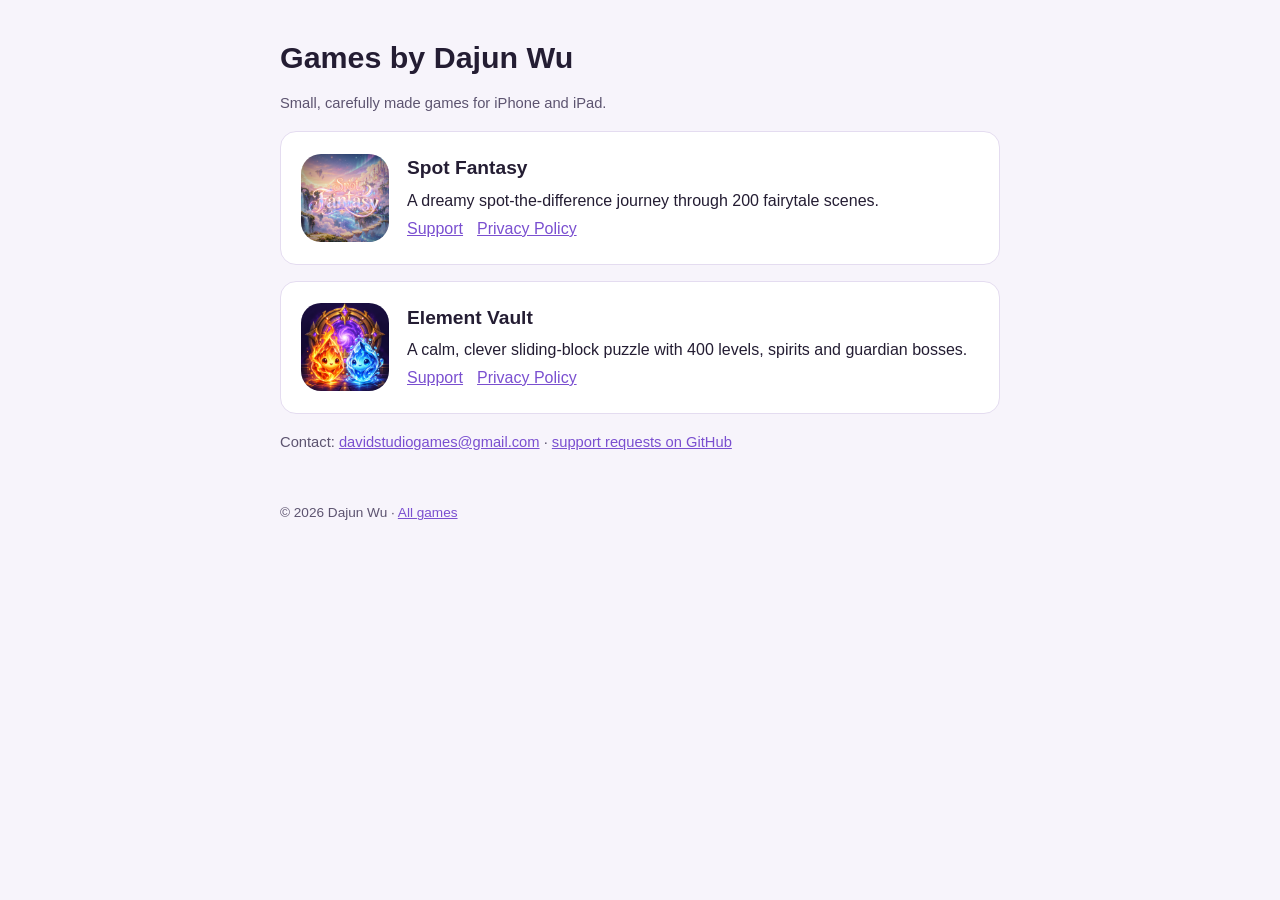
<file: index.html>
<!doctype html>
<html lang="en"><head><meta charset="utf-8"><meta name="viewport" content="width=device-width,initial-scale=1">
<title>Games by Dajun Wu</title><meta name="description" content="Games by Dajun Wu: Spot Fantasy and Element Vault."><link rel="stylesheet" href="/style.css"></head>
<body><main><h1>Games by Dajun Wu</h1><p class='meta'>Small, carefully made games for iPhone and iPad.</p><div class="card"><img src="/assets/spot-fantasy.png" alt="Spot Fantasy icon"><div><h2>Spot Fantasy</h2><p>A dreamy spot-the-difference journey through 200 fairytale scenes.</p>
<p class="links"><a href="/spot-fantasy/support.html">Support</a><a href="/spot-fantasy/privacy.html">Privacy Policy</a></p></div></div><div class="card"><img src="/assets/element-vault.png" alt="Element Vault icon"><div><h2>Element Vault</h2><p>A calm, clever sliding-block puzzle with 400 levels, spirits and guardian bosses.</p>
<p class="links"><a href="/element-vault/support.html">Support</a><a href="/element-vault/privacy.html">Privacy Policy</a></p></div></div><p class='meta'>Contact: <a href='mailto:davidstudiogames@gmail.com'>davidstudiogames@gmail.com</a> · <a href='https://github.com/michael1993nf-ai/michael1993nf-ai.github.io/issues'>support requests on GitHub</a></p><footer>© 2026 Dajun Wu · <a href="/">All games</a></footer></main></body></html>
</file>
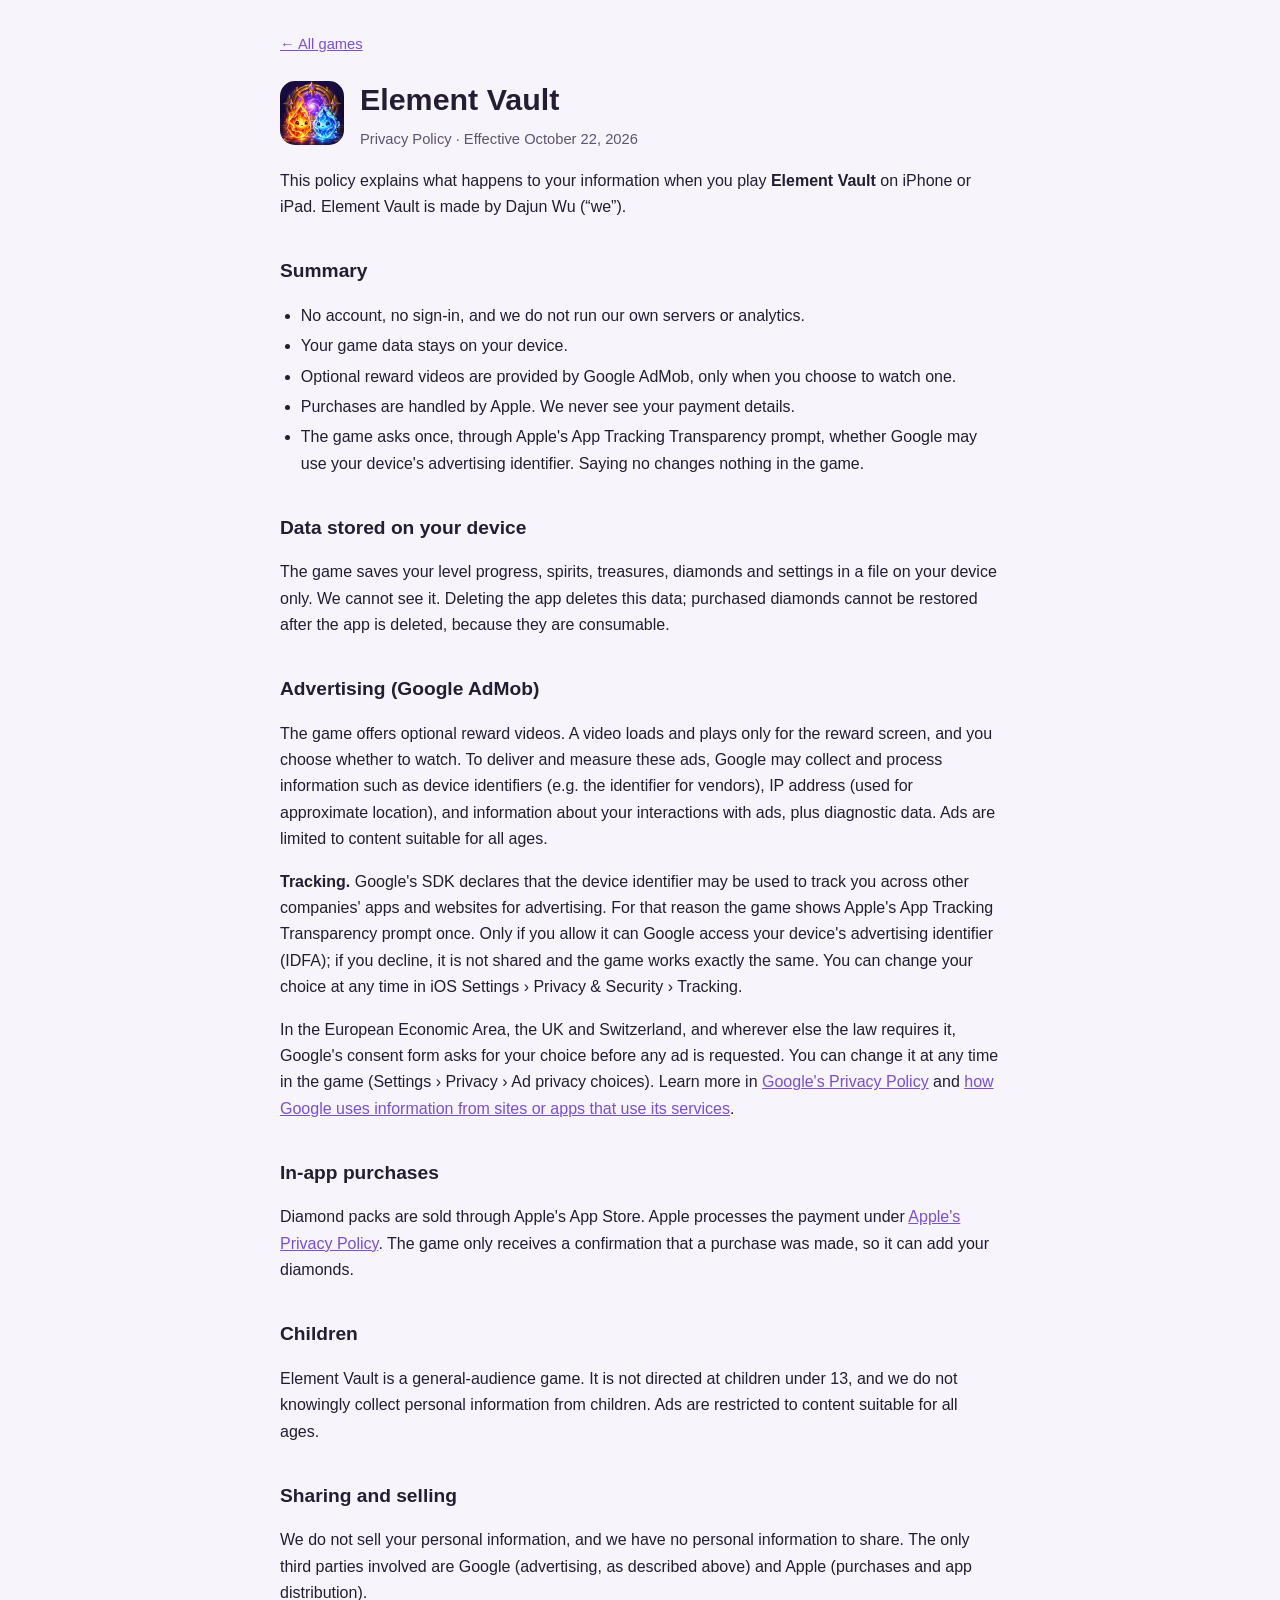
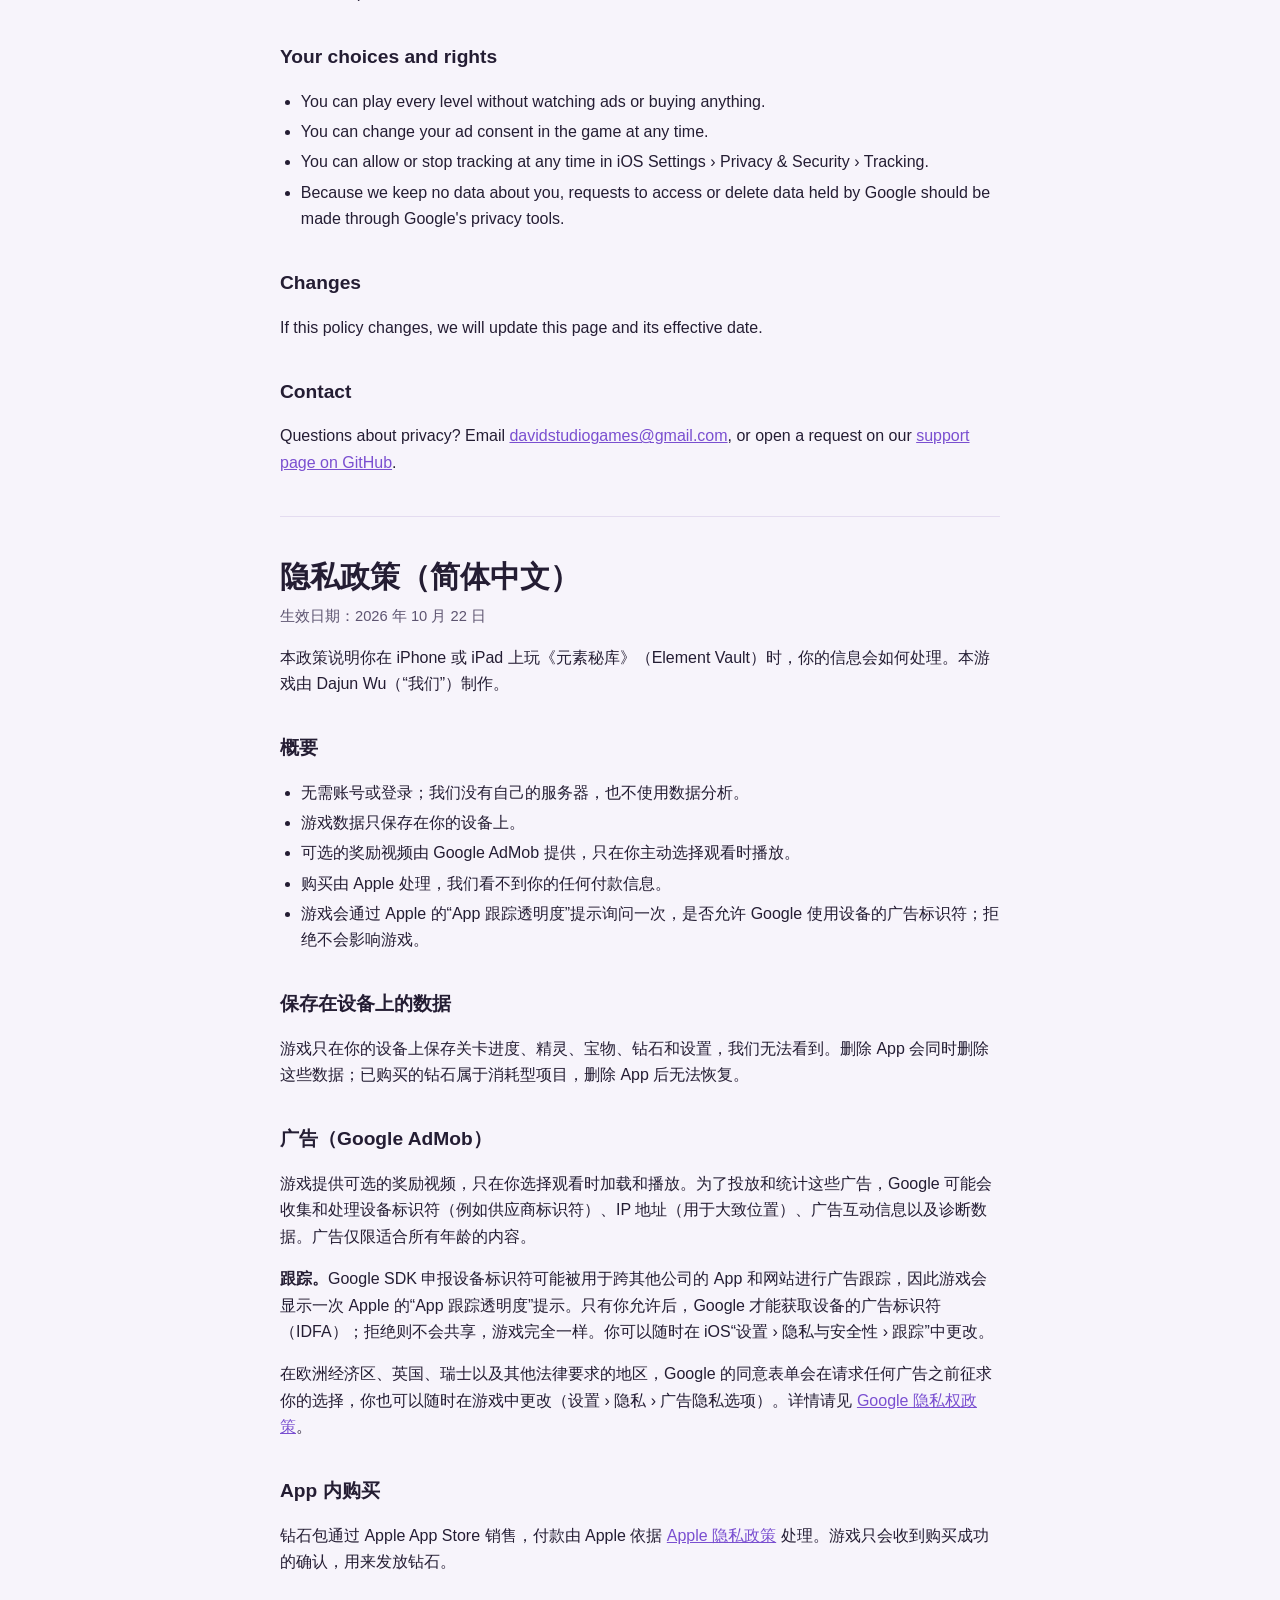
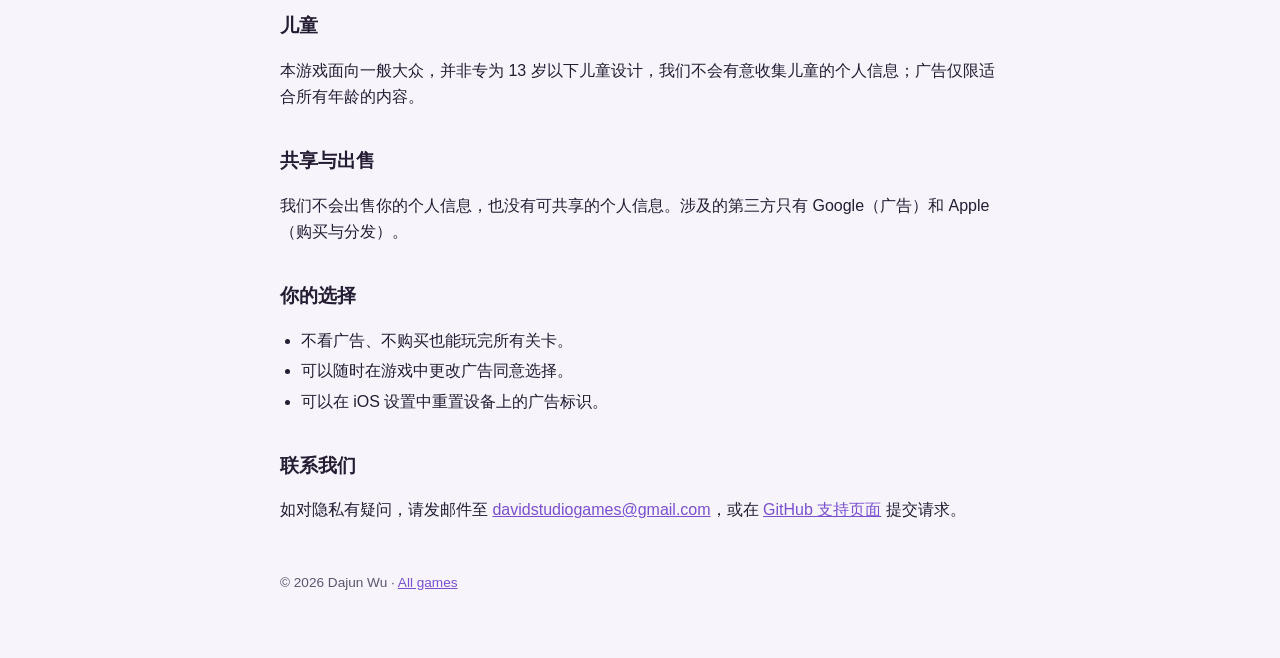
<file: element-vault/privacy.html>
<!doctype html>
<html lang="en"><head><meta charset="utf-8"><meta name="viewport" content="width=device-width,initial-scale=1">
<title>Element Vault Privacy Policy</title><meta name="description" content="Privacy policy for Element Vault by Dajun Wu."><link rel="stylesheet" href="/style.css"></head>
<body><main><nav><a href="/">← All games</a></nav><div class="head"><img src="/assets/element-vault.png" alt=""><div><h1>Element Vault</h1><div class="meta">Privacy Policy · Effective October 22, 2026</div></div></div>
<p>This policy explains what happens to your information when you play <b>Element Vault</b> on iPhone or iPad. Element Vault is made by Dajun Wu (“we”).</p>
<h2>Summary</h2><ul><li>No account, no sign-in, and we do not run our own servers or analytics.</li>
<li>Your game data stays on your device.</li><li>Optional reward videos are provided by Google AdMob, only when you choose to watch one.</li>
<li>Purchases are handled by Apple. We never see your payment details.</li><li>The game asks once, through Apple's App Tracking Transparency prompt, whether Google may use your device's advertising identifier. Saying no changes nothing in the game.</li></ul>
<h2>Data stored on your device</h2><p>The game saves your level progress, spirits, treasures, diamonds and settings in a file on your device only. We cannot see it. Deleting the app deletes this data; purchased diamonds cannot be restored after the app is deleted, because they are consumable.</p>
<h2>Advertising (Google AdMob)</h2><p>The game offers optional reward videos. A video loads and plays only for the reward screen, and you choose whether to watch. To deliver and measure these ads, Google may collect and process information such as device identifiers (e.g. the identifier for vendors), IP address (used for approximate location), and information about your interactions with ads, plus diagnostic data. Ads are limited to content suitable for all ages.</p>
<p><b>Tracking.</b> Google's SDK declares that the device identifier may be used to track you across other companies' apps and websites for advertising. For that reason the game shows Apple's App Tracking Transparency prompt once. Only if you allow it can Google access your device's advertising identifier (IDFA); if you decline, it is not shared and the game works exactly the same. You can change your choice at any time in iOS Settings › Privacy &amp; Security › Tracking.</p>
<p>In the European Economic Area, the UK and Switzerland, and wherever else the law requires it, Google's consent form asks for your choice before any ad is requested. You can change it at any time in the game (Settings › Privacy › Ad privacy choices). Learn more in <a href="https://policies.google.com/privacy">Google's Privacy Policy</a> and <a href="https://policies.google.com/technologies/partner-sites">how Google uses information from sites or apps that use its services</a>.</p>
<h2>In-app purchases</h2><p>Diamond packs are sold through Apple's App Store. Apple processes the payment under <a href="https://www.apple.com/legal/privacy/">Apple's Privacy Policy</a>. The game only receives a confirmation that a purchase was made, so it can add your diamonds.</p>
<h2>Children</h2><p>Element Vault is a general-audience game. It is not directed at children under 13, and we do not knowingly collect personal information from children. Ads are restricted to content suitable for all ages.</p>
<h2>Sharing and selling</h2><p>We do not sell your personal information, and we have no personal information to share. The only third parties involved are Google (advertising, as described above) and Apple (purchases and app distribution).</p>
<h2>Your choices and rights</h2><ul><li>You can play every level without watching ads or buying anything.</li><li>You can change your ad consent in the game at any time.</li>
<li>You can allow or stop tracking at any time in iOS Settings › Privacy &amp; Security › Tracking.</li><li>Because we keep no data about you, requests to access or delete data held by Google should be made through Google's privacy tools.</li></ul>
<h2>Changes</h2><p>If this policy changes, we will update this page and its effective date.</p>
<h2>Contact</h2><p>Questions about privacy? Email <a href="mailto:davidstudiogames@gmail.com">davidstudiogames@gmail.com</a>, or open a request on our <a href="https://github.com/michael1993nf-ai/michael1993nf-ai.github.io/issues">support page on GitHub</a>.</p><hr><h1 lang="zh-Hans">隐私政策（简体中文）</h1><div class="meta">生效日期：2026 年 10 月 22 日</div><div lang="zh-Hans">
<p>本政策说明你在 iPhone 或 iPad 上玩《元素秘库》（Element Vault）时，你的信息会如何处理。本游戏由 Dajun Wu（“我们”）制作。</p>
<h2>概要</h2><ul><li>无需账号或登录；我们没有自己的服务器，也不使用数据分析。</li><li>游戏数据只保存在你的设备上。</li><li>可选的奖励视频由 Google AdMob 提供，只在你主动选择观看时播放。</li><li>购买由 Apple 处理，我们看不到你的任何付款信息。</li><li>游戏会通过 Apple 的“App 跟踪透明度”提示询问一次，是否允许 Google 使用设备的广告标识符；拒绝不会影响游戏。</li></ul>
<h2>保存在设备上的数据</h2><p>游戏只在你的设备上保存关卡进度、精灵、宝物、钻石和设置，我们无法看到。删除 App 会同时删除这些数据；已购买的钻石属于消耗型项目，删除 App 后无法恢复。</p>
<h2>广告（Google AdMob）</h2><p>游戏提供可选的奖励视频，只在你选择观看时加载和播放。为了投放和统计这些广告，Google 可能会收集和处理设备标识符（例如供应商标识符）、IP 地址（用于大致位置）、广告互动信息以及诊断数据。广告仅限适合所有年龄的内容。</p>
<p><b>跟踪。</b>Google SDK 申报设备标识符可能被用于跨其他公司的 App 和网站进行广告跟踪，因此游戏会显示一次 Apple 的“App 跟踪透明度”提示。只有你允许后，Google 才能获取设备的广告标识符（IDFA）；拒绝则不会共享，游戏完全一样。你可以随时在 iOS“设置 › 隐私与安全性 › 跟踪”中更改。</p>
<p>在欧洲经济区、英国、瑞士以及其他法律要求的地区，Google 的同意表单会在请求任何广告之前征求你的选择，你也可以随时在游戏中更改（设置 › 隐私 › 广告隐私选项）。详情请见 <a href="https://policies.google.com/privacy?hl=zh-CN">Google 隐私权政策</a>。</p>
<h2>App 内购买</h2><p>钻石包通过 Apple App Store 销售，付款由 Apple 依据 <a href="https://www.apple.com.cn/legal/privacy/">Apple 隐私政策</a> 处理。游戏只会收到购买成功的确认，用来发放钻石。</p>
<h2>儿童</h2><p>本游戏面向一般大众，并非专为 13 岁以下儿童设计，我们不会有意收集儿童的个人信息；广告仅限适合所有年龄的内容。</p>
<h2>共享与出售</h2><p>我们不会出售你的个人信息，也没有可共享的个人信息。涉及的第三方只有 Google（广告）和 Apple（购买与分发）。</p>
<h2>你的选择</h2><ul><li>不看广告、不购买也能玩完所有关卡。</li><li>可以随时在游戏中更改广告同意选择。</li><li>可以在 iOS 设置中重置设备上的广告标识。</li></ul>
<h2>联系我们</h2><p>如对隐私有疑问，请发邮件至 <a href="mailto:davidstudiogames@gmail.com">davidstudiogames@gmail.com</a>，或在 <a href="https://github.com/michael1993nf-ai/michael1993nf-ai.github.io/issues">GitHub 支持页面</a> 提交请求。</p></div><footer>© 2026 Dajun Wu · <a href="/">All games</a></footer></main></body></html>
</file>
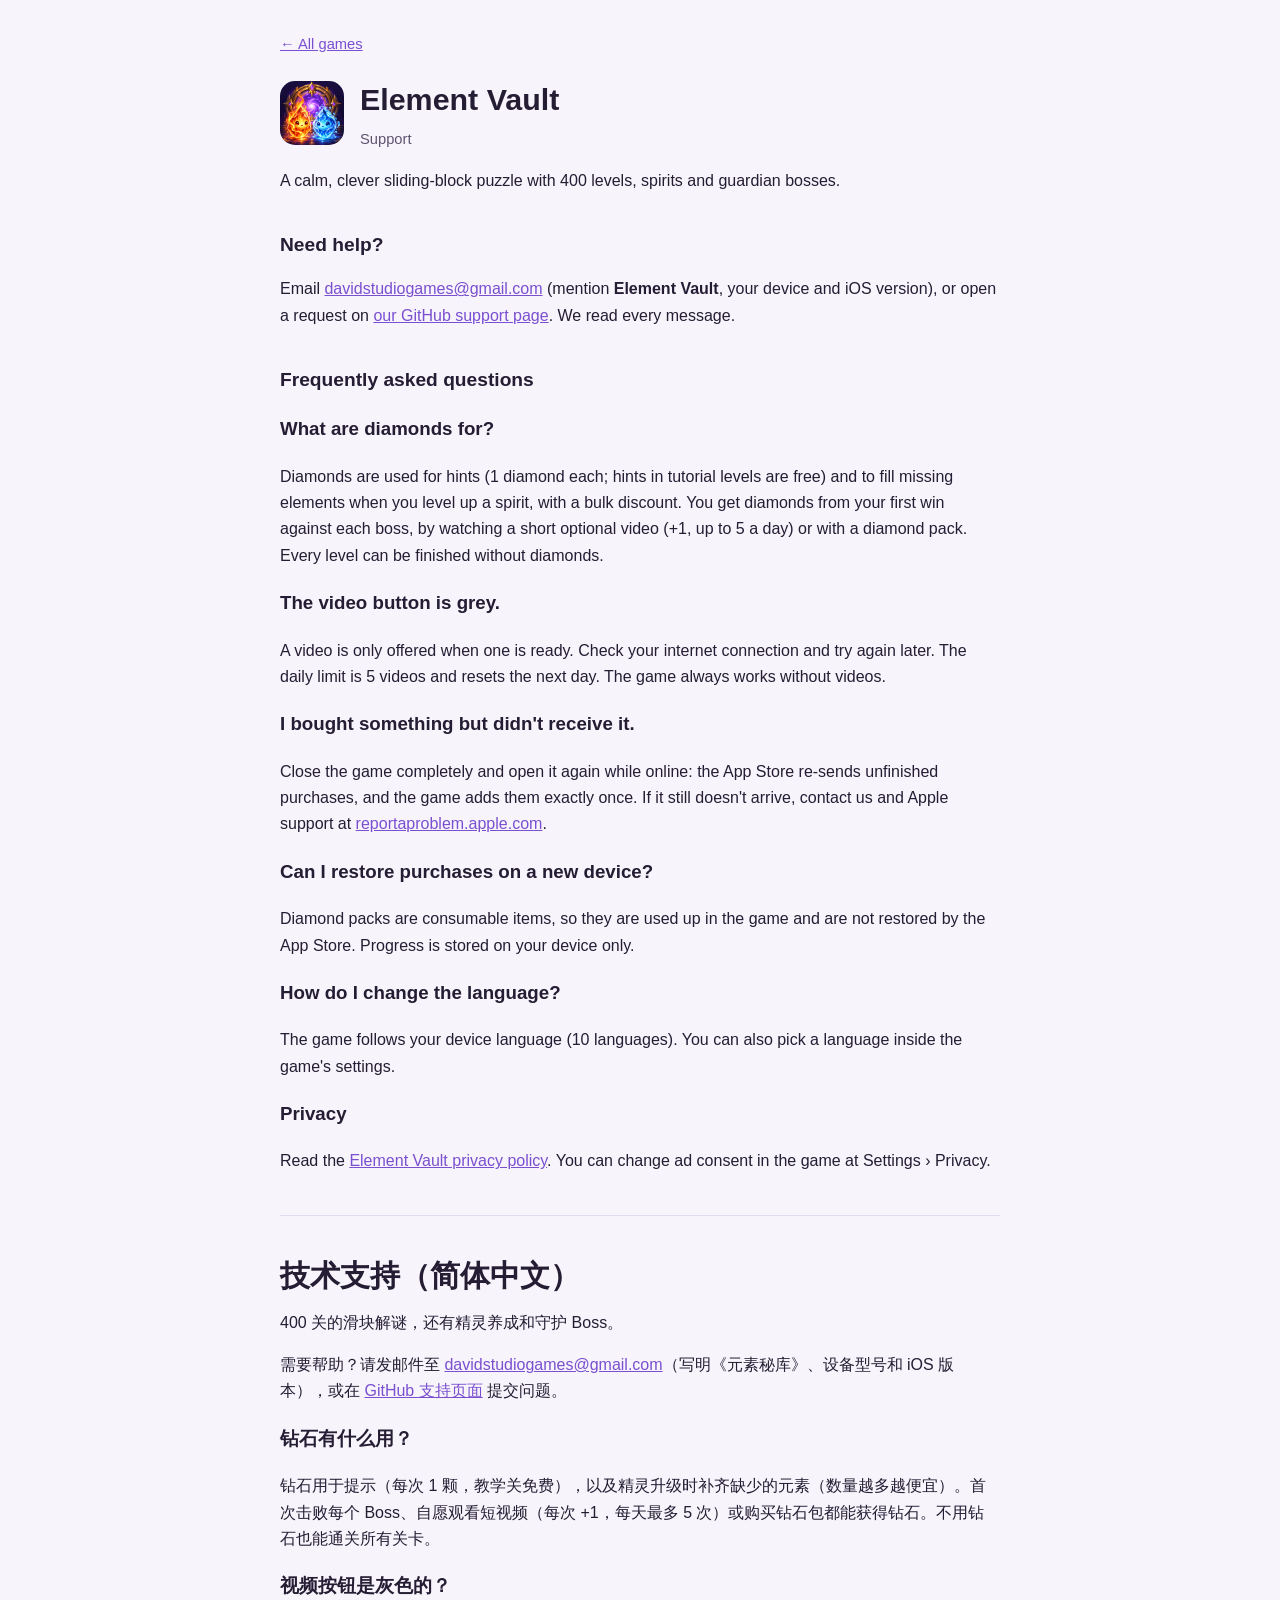
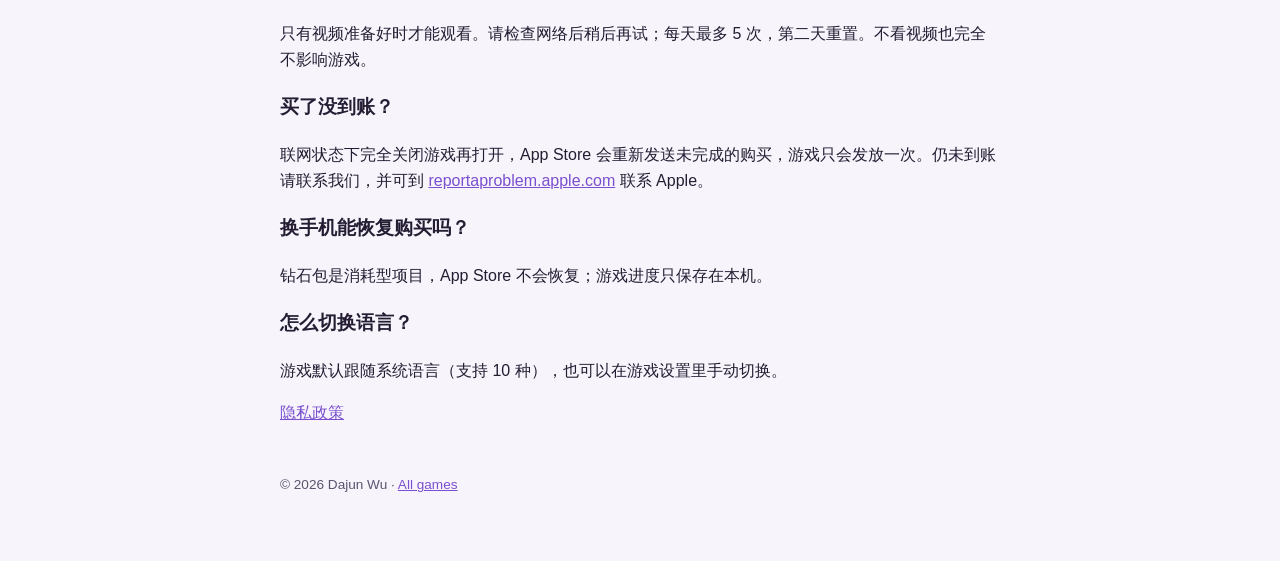
<file: element-vault/support.html>
<!doctype html>
<html lang="en"><head><meta charset="utf-8"><meta name="viewport" content="width=device-width,initial-scale=1">
<title>Element Vault Support</title><meta name="description" content="Support and FAQ for Element Vault by Dajun Wu."><link rel="stylesheet" href="/style.css"></head>
<body><main><nav><a href="/">← All games</a></nav><div class="head"><img src="/assets/element-vault.png" alt=""><div><h1>Element Vault</h1><div class="meta">Support</div></div></div>
<p>A calm, clever sliding-block puzzle with 400 levels, spirits and guardian bosses.</p>
<h2>Need help?</h2><p>Email <a href="mailto:davidstudiogames@gmail.com?subject=Element Vault">davidstudiogames@gmail.com</a> (mention <b>Element Vault</b>, your device and iOS version), or open a request on <a href="https://github.com/michael1993nf-ai/michael1993nf-ai.github.io/issues">our GitHub support page</a>. We read every message.</p>
<h2>Frequently asked questions</h2>
<h3>What are diamonds for?</h3><p>Diamonds are used for hints (1 diamond each; hints in tutorial levels are free) and to fill missing elements when you level up a spirit, with a bulk discount. You get diamonds from your first win against each boss, by watching a short optional video (+1, up to 5 a day) or with a diamond pack. Every level can be finished without diamonds.</p>
<h3>The video button is grey.</h3><p>A video is only offered when one is ready. Check your internet connection and try again later. The daily limit is 5 videos and resets the next day. The game always works without videos.</p>
<h3>I bought something but didn't receive it.</h3><p>Close the game completely and open it again while online: the App Store re-sends unfinished purchases, and the game adds them exactly once. If it still doesn't arrive, contact us and Apple support at <a href="https://reportaproblem.apple.com">reportaproblem.apple.com</a>.</p>
<h3>Can I restore purchases on a new device?</h3><p>Diamond packs are consumable items, so they are used up in the game and are not restored by the App Store. Progress is stored on your device only.</p>
<h3>How do I change the language?</h3><p>The game follows your device language (10 languages). You can also pick a language inside the game's settings.</p>
<h3>Privacy</h3><p>Read the <a href="privacy.html">Element Vault privacy policy</a>. You can change ad consent in the game at Settings › Privacy.</p><hr><h1 lang="zh-Hans">技术支持（简体中文）</h1><div lang="zh-Hans"><p>400 关的滑块解谜，还有精灵养成和守护 Boss。</p>
<p>需要帮助？请发邮件至 <a href="mailto:davidstudiogames@gmail.com">davidstudiogames@gmail.com</a>（写明《元素秘库》、设备型号和 iOS 版本），或在 <a href="https://github.com/michael1993nf-ai/michael1993nf-ai.github.io/issues">GitHub 支持页面</a> 提交问题。</p>
<h3>钻石有什么用？</h3><p>钻石用于提示（每次 1 颗，教学关免费），以及精灵升级时补齐缺少的元素（数量越多越便宜）。首次击败每个 Boss、自愿观看短视频（每次 +1，每天最多 5 次）或购买钻石包都能获得钻石。不用钻石也能通关所有关卡。</p>
<h3>视频按钮是灰色的？</h3><p>只有视频准备好时才能观看。请检查网络后稍后再试；每天最多 5 次，第二天重置。不看视频也完全不影响游戏。</p>
<h3>买了没到账？</h3><p>联网状态下完全关闭游戏再打开，App Store 会重新发送未完成的购买，游戏只会发放一次。仍未到账请联系我们，并可到 <a href="https://reportaproblem.apple.com">reportaproblem.apple.com</a> 联系 Apple。</p>
<h3>换手机能恢复购买吗？</h3><p>钻石包是消耗型项目，App Store 不会恢复；游戏进度只保存在本机。</p>
<h3>怎么切换语言？</h3><p>游戏默认跟随系统语言（支持 10 种），也可以在游戏设置里手动切换。</p>
<p><a href="privacy.html">隐私政策</a></p></div><footer>© 2026 Dajun Wu · <a href="/">All games</a></footer></main></body></html>
</file>
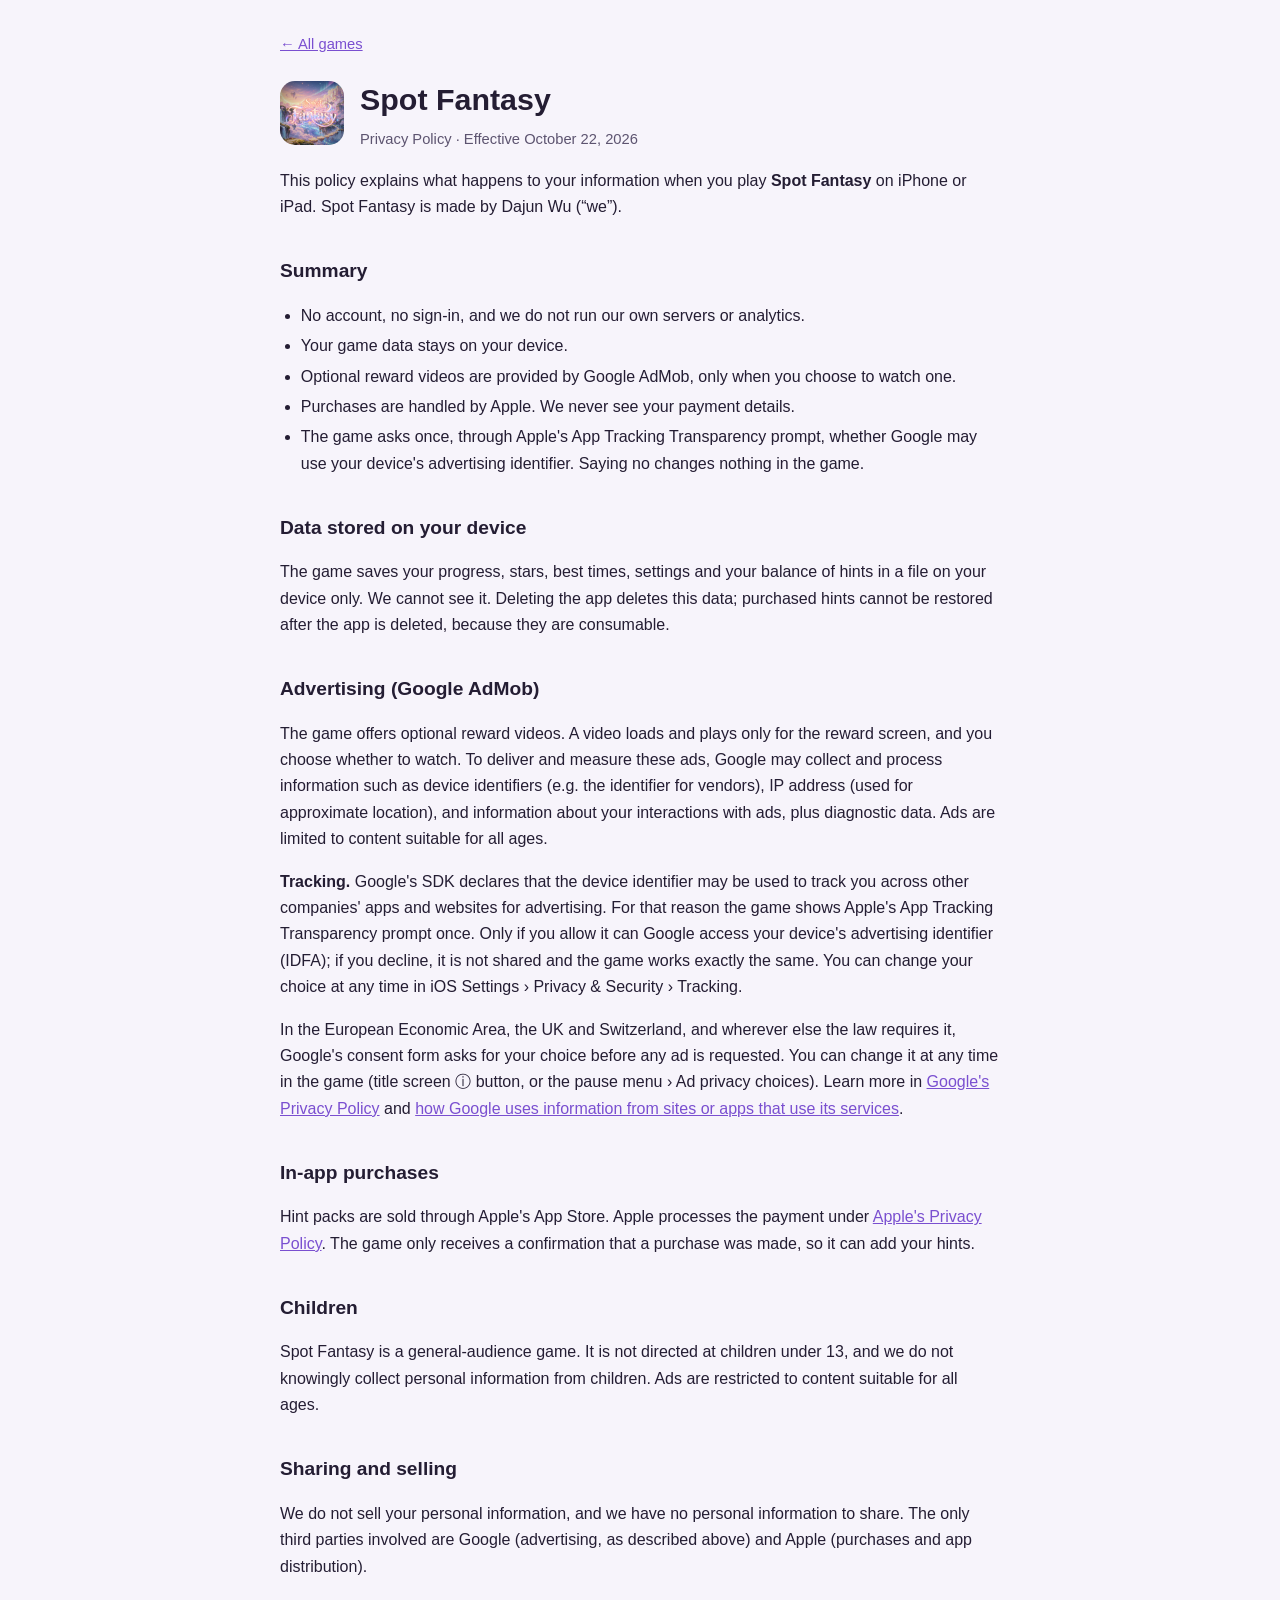
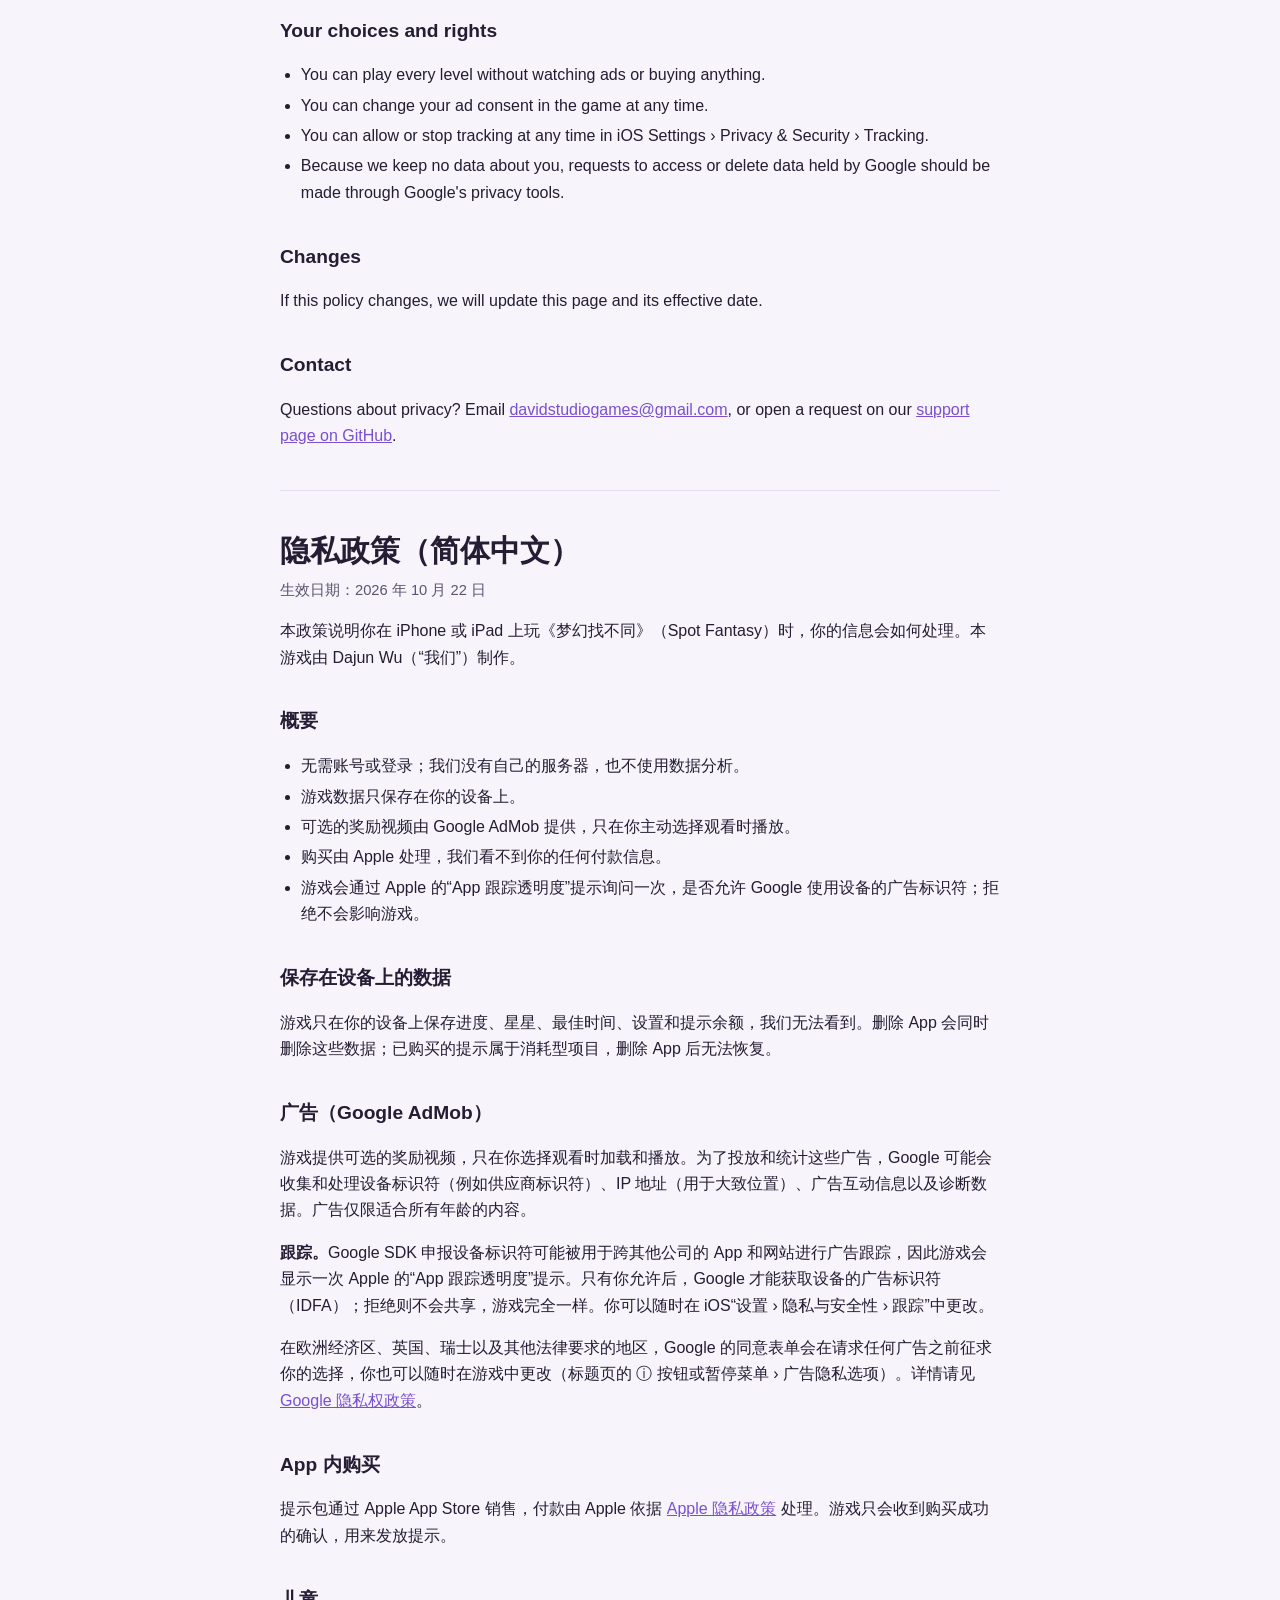
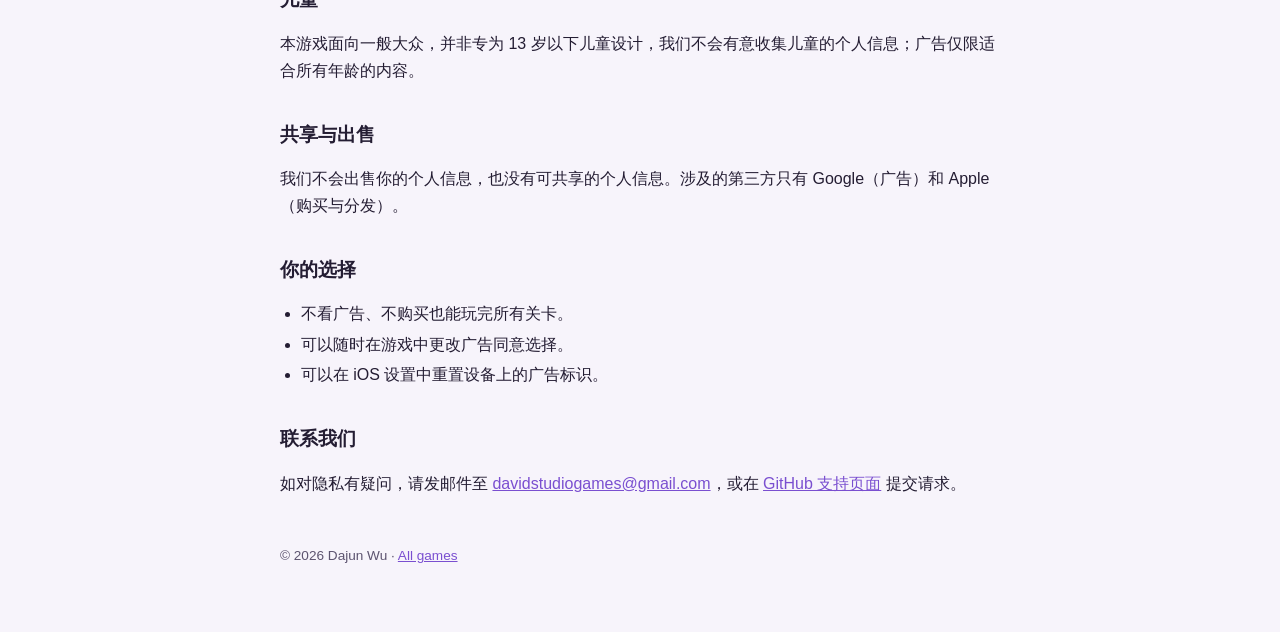
<file: spot-fantasy/privacy.html>
<!doctype html>
<html lang="en"><head><meta charset="utf-8"><meta name="viewport" content="width=device-width,initial-scale=1">
<title>Spot Fantasy Privacy Policy</title><meta name="description" content="Privacy policy for Spot Fantasy by Dajun Wu."><link rel="stylesheet" href="/style.css"></head>
<body><main><nav><a href="/">← All games</a></nav><div class="head"><img src="/assets/spot-fantasy.png" alt=""><div><h1>Spot Fantasy</h1><div class="meta">Privacy Policy · Effective October 22, 2026</div></div></div>
<p>This policy explains what happens to your information when you play <b>Spot Fantasy</b> on iPhone or iPad. Spot Fantasy is made by Dajun Wu (“we”).</p>
<h2>Summary</h2><ul><li>No account, no sign-in, and we do not run our own servers or analytics.</li>
<li>Your game data stays on your device.</li><li>Optional reward videos are provided by Google AdMob, only when you choose to watch one.</li>
<li>Purchases are handled by Apple. We never see your payment details.</li><li>The game asks once, through Apple's App Tracking Transparency prompt, whether Google may use your device's advertising identifier. Saying no changes nothing in the game.</li></ul>
<h2>Data stored on your device</h2><p>The game saves your progress, stars, best times, settings and your balance of hints in a file on your device only. We cannot see it. Deleting the app deletes this data; purchased hints cannot be restored after the app is deleted, because they are consumable.</p>
<h2>Advertising (Google AdMob)</h2><p>The game offers optional reward videos. A video loads and plays only for the reward screen, and you choose whether to watch. To deliver and measure these ads, Google may collect and process information such as device identifiers (e.g. the identifier for vendors), IP address (used for approximate location), and information about your interactions with ads, plus diagnostic data. Ads are limited to content suitable for all ages.</p>
<p><b>Tracking.</b> Google's SDK declares that the device identifier may be used to track you across other companies' apps and websites for advertising. For that reason the game shows Apple's App Tracking Transparency prompt once. Only if you allow it can Google access your device's advertising identifier (IDFA); if you decline, it is not shared and the game works exactly the same. You can change your choice at any time in iOS Settings › Privacy &amp; Security › Tracking.</p>
<p>In the European Economic Area, the UK and Switzerland, and wherever else the law requires it, Google's consent form asks for your choice before any ad is requested. You can change it at any time in the game (title screen ⓘ button, or the pause menu › Ad privacy choices). Learn more in <a href="https://policies.google.com/privacy">Google's Privacy Policy</a> and <a href="https://policies.google.com/technologies/partner-sites">how Google uses information from sites or apps that use its services</a>.</p>
<h2>In-app purchases</h2><p>Hint packs are sold through Apple's App Store. Apple processes the payment under <a href="https://www.apple.com/legal/privacy/">Apple's Privacy Policy</a>. The game only receives a confirmation that a purchase was made, so it can add your hints.</p>
<h2>Children</h2><p>Spot Fantasy is a general-audience game. It is not directed at children under 13, and we do not knowingly collect personal information from children. Ads are restricted to content suitable for all ages.</p>
<h2>Sharing and selling</h2><p>We do not sell your personal information, and we have no personal information to share. The only third parties involved are Google (advertising, as described above) and Apple (purchases and app distribution).</p>
<h2>Your choices and rights</h2><ul><li>You can play every level without watching ads or buying anything.</li><li>You can change your ad consent in the game at any time.</li>
<li>You can allow or stop tracking at any time in iOS Settings › Privacy &amp; Security › Tracking.</li><li>Because we keep no data about you, requests to access or delete data held by Google should be made through Google's privacy tools.</li></ul>
<h2>Changes</h2><p>If this policy changes, we will update this page and its effective date.</p>
<h2>Contact</h2><p>Questions about privacy? Email <a href="mailto:davidstudiogames@gmail.com">davidstudiogames@gmail.com</a>, or open a request on our <a href="https://github.com/michael1993nf-ai/michael1993nf-ai.github.io/issues">support page on GitHub</a>.</p><hr><h1 lang="zh-Hans">隐私政策（简体中文）</h1><div class="meta">生效日期：2026 年 10 月 22 日</div><div lang="zh-Hans">
<p>本政策说明你在 iPhone 或 iPad 上玩《梦幻找不同》（Spot Fantasy）时，你的信息会如何处理。本游戏由 Dajun Wu（“我们”）制作。</p>
<h2>概要</h2><ul><li>无需账号或登录；我们没有自己的服务器，也不使用数据分析。</li><li>游戏数据只保存在你的设备上。</li><li>可选的奖励视频由 Google AdMob 提供，只在你主动选择观看时播放。</li><li>购买由 Apple 处理，我们看不到你的任何付款信息。</li><li>游戏会通过 Apple 的“App 跟踪透明度”提示询问一次，是否允许 Google 使用设备的广告标识符；拒绝不会影响游戏。</li></ul>
<h2>保存在设备上的数据</h2><p>游戏只在你的设备上保存进度、星星、最佳时间、设置和提示余额，我们无法看到。删除 App 会同时删除这些数据；已购买的提示属于消耗型项目，删除 App 后无法恢复。</p>
<h2>广告（Google AdMob）</h2><p>游戏提供可选的奖励视频，只在你选择观看时加载和播放。为了投放和统计这些广告，Google 可能会收集和处理设备标识符（例如供应商标识符）、IP 地址（用于大致位置）、广告互动信息以及诊断数据。广告仅限适合所有年龄的内容。</p>
<p><b>跟踪。</b>Google SDK 申报设备标识符可能被用于跨其他公司的 App 和网站进行广告跟踪，因此游戏会显示一次 Apple 的“App 跟踪透明度”提示。只有你允许后，Google 才能获取设备的广告标识符（IDFA）；拒绝则不会共享，游戏完全一样。你可以随时在 iOS“设置 › 隐私与安全性 › 跟踪”中更改。</p>
<p>在欧洲经济区、英国、瑞士以及其他法律要求的地区，Google 的同意表单会在请求任何广告之前征求你的选择，你也可以随时在游戏中更改（标题页的 ⓘ 按钮或暂停菜单 › 广告隐私选项）。详情请见 <a href="https://policies.google.com/privacy?hl=zh-CN">Google 隐私权政策</a>。</p>
<h2>App 内购买</h2><p>提示包通过 Apple App Store 销售，付款由 Apple 依据 <a href="https://www.apple.com.cn/legal/privacy/">Apple 隐私政策</a> 处理。游戏只会收到购买成功的确认，用来发放提示。</p>
<h2>儿童</h2><p>本游戏面向一般大众，并非专为 13 岁以下儿童设计，我们不会有意收集儿童的个人信息；广告仅限适合所有年龄的内容。</p>
<h2>共享与出售</h2><p>我们不会出售你的个人信息，也没有可共享的个人信息。涉及的第三方只有 Google（广告）和 Apple（购买与分发）。</p>
<h2>你的选择</h2><ul><li>不看广告、不购买也能玩完所有关卡。</li><li>可以随时在游戏中更改广告同意选择。</li><li>可以在 iOS 设置中重置设备上的广告标识。</li></ul>
<h2>联系我们</h2><p>如对隐私有疑问，请发邮件至 <a href="mailto:davidstudiogames@gmail.com">davidstudiogames@gmail.com</a>，或在 <a href="https://github.com/michael1993nf-ai/michael1993nf-ai.github.io/issues">GitHub 支持页面</a> 提交请求。</p></div><footer>© 2026 Dajun Wu · <a href="/">All games</a></footer></main></body></html>
</file>
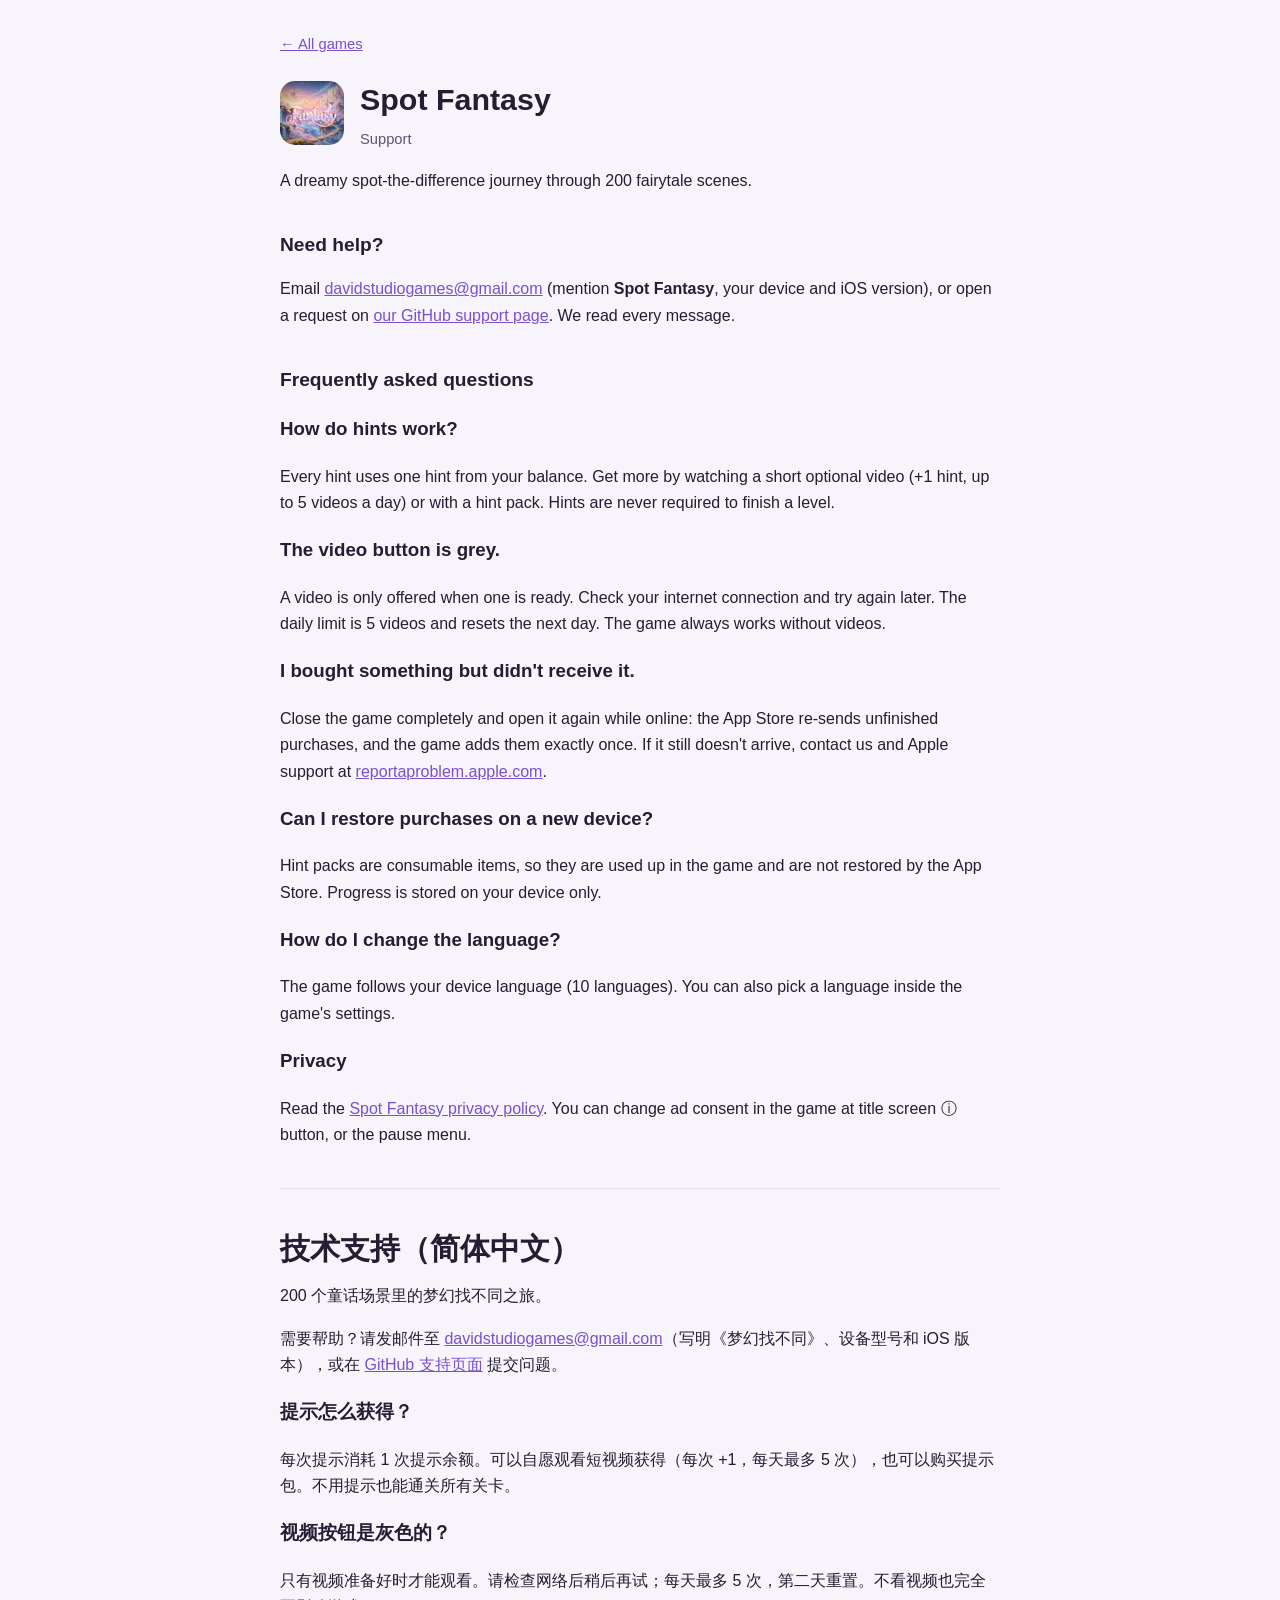
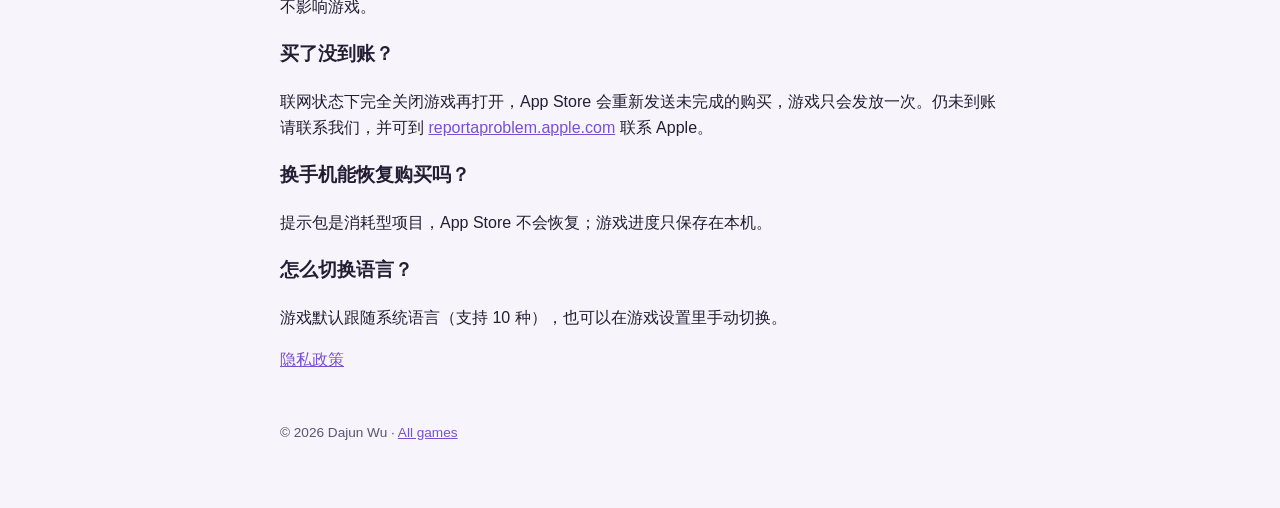
<file: spot-fantasy/support.html>
<!doctype html>
<html lang="en"><head><meta charset="utf-8"><meta name="viewport" content="width=device-width,initial-scale=1">
<title>Spot Fantasy Support</title><meta name="description" content="Support and FAQ for Spot Fantasy by Dajun Wu."><link rel="stylesheet" href="/style.css"></head>
<body><main><nav><a href="/">← All games</a></nav><div class="head"><img src="/assets/spot-fantasy.png" alt=""><div><h1>Spot Fantasy</h1><div class="meta">Support</div></div></div>
<p>A dreamy spot-the-difference journey through 200 fairytale scenes.</p>
<h2>Need help?</h2><p>Email <a href="mailto:davidstudiogames@gmail.com?subject=Spot Fantasy">davidstudiogames@gmail.com</a> (mention <b>Spot Fantasy</b>, your device and iOS version), or open a request on <a href="https://github.com/michael1993nf-ai/michael1993nf-ai.github.io/issues">our GitHub support page</a>. We read every message.</p>
<h2>Frequently asked questions</h2>
<h3>How do hints work?</h3><p>Every hint uses one hint from your balance. Get more by watching a short optional video (+1 hint, up to 5 videos a day) or with a hint pack. Hints are never required to finish a level.</p>
<h3>The video button is grey.</h3><p>A video is only offered when one is ready. Check your internet connection and try again later. The daily limit is 5 videos and resets the next day. The game always works without videos.</p>
<h3>I bought something but didn't receive it.</h3><p>Close the game completely and open it again while online: the App Store re-sends unfinished purchases, and the game adds them exactly once. If it still doesn't arrive, contact us and Apple support at <a href="https://reportaproblem.apple.com">reportaproblem.apple.com</a>.</p>
<h3>Can I restore purchases on a new device?</h3><p>Hint packs are consumable items, so they are used up in the game and are not restored by the App Store. Progress is stored on your device only.</p>
<h3>How do I change the language?</h3><p>The game follows your device language (10 languages). You can also pick a language inside the game's settings.</p>
<h3>Privacy</h3><p>Read the <a href="privacy.html">Spot Fantasy privacy policy</a>. You can change ad consent in the game at title screen ⓘ button, or the pause menu.</p><hr><h1 lang="zh-Hans">技术支持（简体中文）</h1><div lang="zh-Hans"><p>200 个童话场景里的梦幻找不同之旅。</p>
<p>需要帮助？请发邮件至 <a href="mailto:davidstudiogames@gmail.com">davidstudiogames@gmail.com</a>（写明《梦幻找不同》、设备型号和 iOS 版本），或在 <a href="https://github.com/michael1993nf-ai/michael1993nf-ai.github.io/issues">GitHub 支持页面</a> 提交问题。</p>
<h3>提示怎么获得？</h3><p>每次提示消耗 1 次提示余额。可以自愿观看短视频获得（每次 +1，每天最多 5 次），也可以购买提示包。不用提示也能通关所有关卡。</p>
<h3>视频按钮是灰色的？</h3><p>只有视频准备好时才能观看。请检查网络后稍后再试；每天最多 5 次，第二天重置。不看视频也完全不影响游戏。</p>
<h3>买了没到账？</h3><p>联网状态下完全关闭游戏再打开，App Store 会重新发送未完成的购买，游戏只会发放一次。仍未到账请联系我们，并可到 <a href="https://reportaproblem.apple.com">reportaproblem.apple.com</a> 联系 Apple。</p>
<h3>换手机能恢复购买吗？</h3><p>提示包是消耗型项目，App Store 不会恢复；游戏进度只保存在本机。</p>
<h3>怎么切换语言？</h3><p>游戏默认跟随系统语言（支持 10 种），也可以在游戏设置里手动切换。</p>
<p><a href="privacy.html">隐私政策</a></p></div><footer>© 2026 Dajun Wu · <a href="/">All games</a></footer></main></body></html>
</file>
<file: style.css>
:root{--bg:#f7f4fb;--card:#fff;--ink:#241d33;--dim:#5d5470;--accent:#7a4fd0;--line:#e4dcf0}
@media (prefers-color-scheme:dark){:root{--bg:#15111e;--card:#1f1a2b;--ink:#efeaf7;--dim:#b3a9c7;--accent:#b99cff;--line:#342b47}}
*{box-sizing:border-box}body{margin:0;background:var(--bg);color:var(--ink);font:16px/1.65 -apple-system,BlinkMacSystemFont,"Segoe UI",Roboto,"PingFang SC","Hiragino Sans","Noto Sans CJK SC",sans-serif}
main{max-width:760px;margin:0 auto;padding:32px 20px 64px}a{color:var(--accent)}h1{font-size:1.9rem;line-height:1.25;margin:.2em 0 .3em}
h2{font-size:1.2rem;margin:1.8em 0 .4em}.meta{color:var(--dim);font-size:.92rem}.card{background:var(--card);border:1px solid var(--line);border-radius:16px;padding:20px;margin:16px 0;display:flex;gap:18px;align-items:center}
.card img{width:88px;height:88px;border-radius:20px;flex:none}.card h2{margin:0 0 .2em}.card p{margin:.1em 0}.links a{margin-right:14px;white-space:nowrap}
.head{display:flex;gap:16px;align-items:center}.head img{width:64px;height:64px;border-radius:15px}nav{font-size:.92rem;margin-bottom:18px}hr{border:0;border-top:1px solid var(--line);margin:40px 0}
ul{padding-left:1.3em}li{margin:.25em 0}footer{color:var(--dim);font-size:.85rem;margin-top:48px}
</file>
